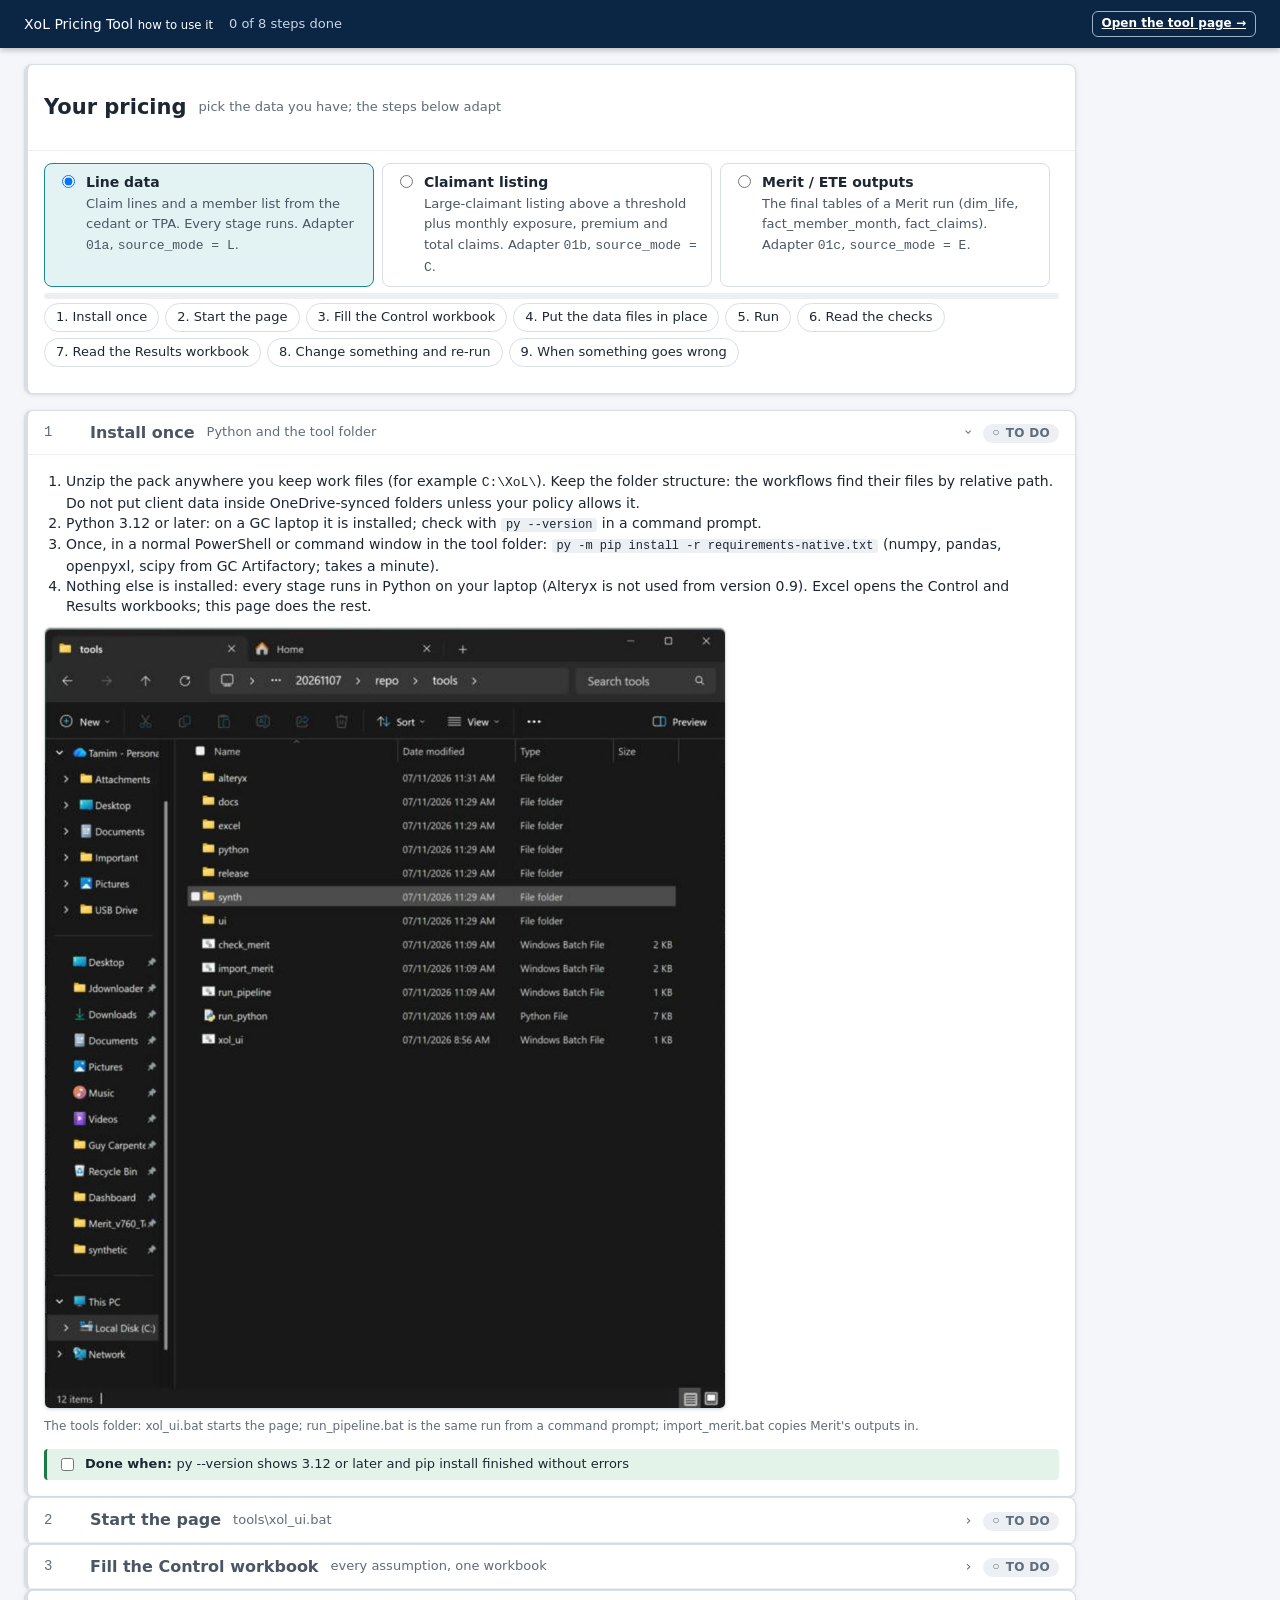
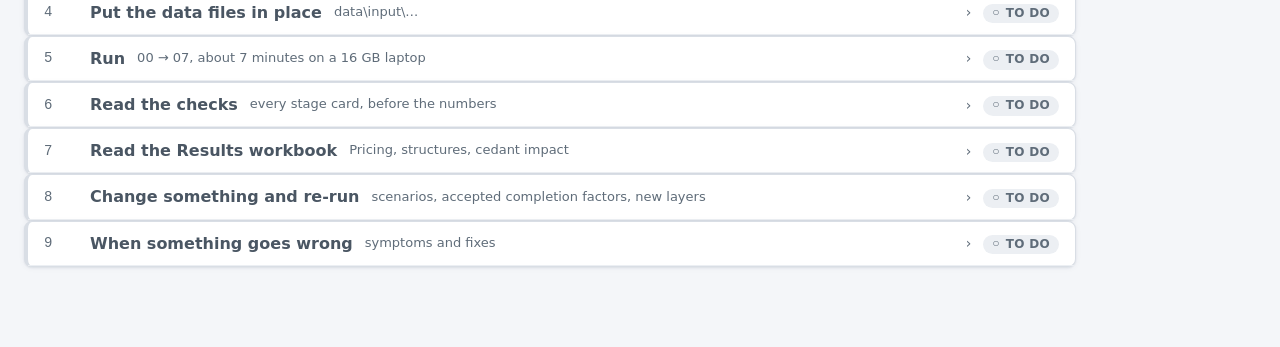
<file: ui/xol/guide.html>
<!DOCTYPE html>
<html lang="en">
<head>
<meta charset="utf-8">
<title>XoL Pricing Tool — how to use it</title>
<meta name="viewport" content="width=device-width, initial-scale=1">
<link rel="stylesheet" href="../kit/gc_tokens.css">
<link rel="stylesheet" href="../kit/gc_ui.css">
<script src="../kit/gc_ui.js"></script>
<style>
  .guide-main { max-width: 1100px; }
  .steps-nav { display: flex; gap: 6px; flex-wrap: wrap; margin: 4px 0 10px; }
  .steps-nav .step { display: inline-flex; align-items: center; gap: 6px; padding: 4px 11px; border-radius: 999px; border: 1px solid var(--line); background: var(--card); font-size: var(--fs-1); cursor: pointer; }
  .steps-nav .step.done { border-color: var(--ok); color: var(--ok); } .steps-nav .step.done::before { content: "✓"; font-weight: 700; }
  .steps-nav .step.current { background: var(--navy); color: var(--on-navy); border-color: var(--navy); }
  .progress { height: 6px; background: var(--line-2); border-radius: 3px; overflow: hidden; margin: 6px 0 2px; }
  .progress > div { height: 100%; background: var(--teal); transition: width .3s; }
  .mode-pick { display: flex; gap: 8px; flex-wrap: wrap; }
  .mode-pick label { border: 1px solid var(--line); border-radius: 8px; padding: 8px 12px; cursor: pointer; background: var(--card); display: flex; gap: 8px; align-items: flex-start; max-width: 330px; }
  .mode-pick label.on { border-color: var(--teal); background: var(--teal-soft); }
  .mode-pick label b { display: block; }
  .mode-pick label span { font-size: var(--fs-1); color: var(--ink-2); }
  figure { margin: 10px 0 14px; } figure img { max-width: 100%; border: 1px solid var(--line); border-radius: 6px; box-shadow: var(--shadow); }
  figure figcaption { font-size: var(--fs-0); color: var(--ink-3); margin-top: 4px; }
  .done-when { background: var(--ok-soft); border-left: 3px solid var(--ok); padding: 6px 10px; font-size: var(--fs-1); margin-top: 10px; border-radius: 4px; }
  .done-when label { display: flex; gap: 8px; align-items: center; cursor: pointer; }
  .only { display: none; } .mode-L .only-L, .mode-C .only-C, .mode-E .only-E { display: block; }
  .only-inline { display: none; } .mode-L .only-inline-L, .mode-C .only-inline-C, .mode-E .only-inline-E { display: inline; }
  .gc-card > .body { padding-bottom: 16px; } .gc-card h3 { font-size: var(--fs-2); margin: 12px 0 4px; color: var(--navy); }
  .gc-card p, .gc-card li { font-size: var(--fs-2); } .gc-card ol, .gc-card ul { margin: 4px 0 8px; padding-left: 22px; }
  kbd { font-family: var(--mono); background: var(--line-2); padding: 0 5px; border-radius: 3px; font-size: var(--fs-0); }
  .sev { font-weight: 700; } .sev.STOP { color: var(--stop); } .sev.FLAG { color: var(--flag); } .sev.INFO { color: var(--info); }
  .offline { display: none; } body.is-offline .offline { display: block; } body.is-offline .needs-server { display: none; }
</style>
</head>
<body>
<header class="gc-header">
  <span class="brand">XoL Pricing Tool <small>how to use it</small></span>
  <span class="meta"><span id="progress-text"></span></span>
  <span class="spacer"></span>
  <a class="btn sm needs-server" href="index.html" style="color:var(--on-navy);border-color:var(--on-navy-3);background:transparent">Open the tool page →</a>
</header>
<main class="gc-main guide-main">
  <div class="banner info offline">This guide is open as a file: the buttons that open folders and workbooks need the tool page running (double-click <code>tools\xol_ui.bat</code>). Everything else works.</div>
  <section class="gc-card always">
    <div class="head"><h2>Your pricing</h2><span class="sub">pick the data you have; the steps below adapt</span></div>
    <div class="body">
      <div class="mode-pick" id="modes">
        <label data-mode="L"><input type="radio" name="mode" value="L"><div><b>Line data</b><span>Claim lines and a member list from the cedant or TPA. Every stage runs. Adapter <code>01a</code>, <code>source_mode = L</code>.</span></div></label>
        <label data-mode="C"><input type="radio" name="mode" value="C"><div><b>Claimant listing</b><span>Large-claimant listing above a threshold plus monthly exposure, premium and total claims. Adapter <code>01b</code>, <code>source_mode = C</code>.</span></div></label>
        <label data-mode="E"><input type="radio" name="mode" value="E"><div><b>Merit / ETE outputs</b><span>The final tables of a Merit run (dim_life, fact_member_month, fact_claims). Adapter <code>01c</code>, <code>source_mode = E</code>.</span></div></label>
      </div>
      <div class="progress"><div id="bar" style="width:0"></div></div>
      <div class="steps-nav" id="nav"></div>
    </div>
  </section>
  <div id="steps"></div>
</main>
<script>
(function () {
  const { $, el, api } = GC;
  const API = location.protocol === "file:" ? "http://127.0.0.1:8765" : "";
  const prefs = JSON.parse(localStorage.getItem("xol_guide") || "{}");
  let mode = prefs.mode || "L", done = prefs.done || {};
  const save = () => localStorage.setItem("xol_guide", JSON.stringify({ mode, done }));
  // what → the kit's /api/open body (paths are the live book's; the page itself handles the synthetic book)
  const OPEN = { input_dir: { path: "data/input" }, control: { what: "workbook", id: "control_live" }, control_template: { path: "excel/templates/XoL_Control.xlsx" },
                 results: { path: "data/output/live/XoL_Results.xlsx" }, folder: { path: "data/output/live" } };
  async function open(what, extra) {
    try { await api(API + "/api/open", Object.assign({}, OPEN[what] || { path: what }, extra || {})); GC.toast("Opened"); }
    catch (e) { GC.toast("Start the tool page first (tools\\xol_ui.bat): " + e.message, 5000); }
  }
  const btn = (label, what, extra) => el("button", { class: "btn sm needs-server", onclick: () => open(what, extra) }, label);
  const fig = (src, cap) => el("figure", {}, el("img", { src: "img/" + src, alt: cap, loading: "lazy" }), el("figcaption", {}, cap));
  const html = (s) => el("div", { html: s });
  const sev = (s) => `<span class="sev ${s}">${s}</span>`;

  const STEPS = [
    { id: "install", title: "Install once", sub: "Python and the tool folder", body: () => el("div", {},
      html(`<ol>
        <li>Unzip the pack anywhere you keep work files (for example <code>C:\\XoL\\</code>). Keep the folder structure: the workflows find their files by relative path. Do not put client data inside OneDrive-synced folders unless your policy allows it.</li>
        <li>Python 3.12 or later: on a GC laptop it is installed; check with <kbd>py --version</kbd> in a command prompt.</li>
        <li>Once, in a normal PowerShell or command window in the tool folder: <kbd>py -m pip install -r requirements-native.txt</kbd> (numpy, pandas, openpyxl, scipy from GC Artifactory; takes a minute).</li>
        <li>Nothing else is installed: every stage runs in Python on your laptop (Alteryx is not used from version 0.9). Excel opens the Control and Results workbooks; this page does the rest.</li>
      </ol>`),
      fig("g01_tools_folder.png", "The tools folder: xol_ui.bat starts the page; run_pipeline.bat is the same run from a command prompt; import_merit.bat copies Merit's outputs in."),
      doneWhen("install", "py --version shows 3.12 or later and pip install finished without errors")) },
    { id: "start", title: "Start the page", sub: "tools\\xol_ui.bat", body: () => el("div", {},
      html(`<p>Double-click <code>tools\\xol_ui.bat</code>. A small command window opens and stays open (it is the server; closing it closes the page), and your browser opens <code>http://127.0.0.1:8765/</code>. Nothing leaves the laptop: the page only talks to that window.</p>
        <p>The page is one scroll, top to bottom: <b>Inputs</b> (Control workbook and data files), <b>Input guide</b>, <b>Run</b>, one card per <b>stage</b> 00 to 07, and the <b>Results workbook</b>. The header pill says where the last run stands.</p>`),
      fig("g02_page_top.png", "The page: header with the run status, Inputs card (Control workbook, data files, Params readiness), Input guide, Run card."),
      html(`<p>Set <b>Book</b> to <i>Live pricing</i> and <b>Data source</b> to the adapter of your data (<span class="only-inline only-inline-L">01a for line data</span><span class="only-inline only-inline-C">01b for a claimant listing</span><span class="only-inline only-inline-E">01c for Merit outputs</span>). The page remembers both.</p>`),
      doneWhen("start", "the page is open and shows Book: Live pricing")) },
    { id: "control", title: "Fill the Control workbook", sub: "every assumption, one workbook", body: () => el("div", {},
      html(`<p>The Control workbook is the only place assumptions are entered. Make it once per pricing:</p>
        <ol>
          <li>Copy <code>excel\\templates\\XoL_Control.xlsx</code> to <code>data\\input\\XoL_Control.xlsx</code> (the page shows "No Control workbook" with an <b>Open template</b> button until it exists).</li>
          <li>Open it from the page (<b>Open in Excel</b>). <b>Yellow</b> cells are required, <b>blue</b> cells optional (blank = the default the description names), grey cells are labels or written back by the tool. Row 3 above every column says <i>required</i> or <i>optional</i>.</li>
          <li>Hover a column header, or a Params value cell, for what to enter, the allowed options and an example. List inputs have a drop-down. The <b>Guide</b> sheet lists every input of every sheet; the page's <b>Input guide</b> card shows the same.</li>
          <li>Save and close. The page notices the save and shows a <b>Re-run</b> banner; the <b>Params in this workbook</b> table turns red on any required value still blank.</li>
        </ol>`),
      el("div", { class: "gc-row" }, btn("Open the template", "control_template"), btn("Open my Control workbook", "control"), btn("Open data\\input", "input_dir")),
      fig("g11_control_readme.png", "The README sheet: the colour legend and the list of sheets."),
      fig("g03_control_params.png", "Params sheet: yellow required, blue optional, row 3 markers; hovering a value cell shows REQUIRED / optional, the options and the description."),
      fig("g04_control_guide.png", "The Guide sheet: every sheet and column with required / optional, type, options, example."),
      html(`<h3>Sheets to fill for your data</h3>
        <ul>
          <li><b>Params</b>: cedant, currency, treaty start and quote year, <code>source_mode = <span class="only-inline only-inline-L">L</span><span class="only-inline only-inline-C">C</span><span class="only-inline only-inline-E">E</span></code>, basis (RA / LO, incurred / paid), EPI for the quote year, the years included, credibility and simulation settings (the defaults are a sensible start).</li>
          <li><b>FX</b>: one row per currency in the data, at the rate you price at. <b>Trend</b>: one row per year from the first experience year to the quote year.</li>
          <li><b>Completion</b>: your selected IBNR / unearned / unwritten factors by year and side; the tool writes its indicated factors next to them after stage 02 (reference only).</li>
          <li><b>Weights</b>: months complete per experience year (default weights follow). <b>Layers</b>: up to 4 options per cover (PP, EV, SL), <code>active = 1</code> to price. <b>Loadings</b>: reinsurer expense, brokerage, profit, tax, risk load per cover.</li>
          <li class="only only-L"><b>Limits</b>: annual benefit limit per plan for members whose <code>annual_limit</code> is blank; else <code>default_benefit_limit</code> in Params.</li>
          <li class="only only-E"><b>Limits</b>: benefit limit per Merit plan where no CAP binds; <code>ete_payer_filter</code> = the payer to price (several payers in one run are flagged A16); <code>premium_basis</code> GROSS or NET; <b>EvScenarios</b> for per-event cover (Merit has no event fields, so set <code>ev_freq_source = SCENARIOS</code>).</li>
          <li class="only only-C"><b>EvScenarios</b> if you price per-event cover: the listing has no event grouping unless it carries <code>event_id</code>.</li>
          <li><b>Expiring</b> (optional): the expiring structure and rate, for the comparison exhibit. <b>Scenarios</b> (optional): sensitivity overrides, see step 8.</li>
        </ul>
        <h3>The fitting cut-off and layers attaching below it</h3>
        <p>The stochastic model fits a severity distribution to claims above <code>fit_cutoff</code> (blank = the lowest attachment of your active per-person options, which is the safe default). If you raise the cut-off to get a cleaner tail fit, any layer whose attachment is below it has a band of claims — between the AP and the cut-off — that the fitted distribution does not cover. <code>below_cutoff</code> says what to do with that band:</p>
        <table class="gc"><thead><tr><th>below_cutoff</th><th>What happens</th><th>When to use</th></tr></thead><tbody>
          <tr><td><code>STOP</code> (default)</td><td>Stage 04 stops (S08) and names the layers; the page warns before you run.</td><td>You did not mean to price a layer below the cut-off.</td></tr>
          <tr><td><code>EMPIRICAL</code></td><td>The band is simulated from the data's own adjusted claims in that band, with their own frequency, spliced with the fitted tail above the cut-off (S10 shows the band's share of each layer).</td><td>You want a high cut-off for the tail fit and still price low layers.</td></tr>
          <tr><td><code>IGNORE</code></td><td>The band is left out; S09 flags each layer with the band's frequency and deterministic cost.</td><td>The band is priced or retained elsewhere and you want a pure tail view — justify it.</td></tr></tbody></table>
        <p>The page's Params table shows the exact situation for your workbook (which layers, which cut-off, which mode) before you run: red for STOP, amber for IGNORE, blue for EMPIRICAL.</p>
        <figure><img src="img/g13_cutoff_banner.png" alt="Cut-off banner" loading="lazy"><figcaption>The banner under Params in this workbook, here for EMPIRICAL with a 150,000 cut-off and two layers attaching below it.</figcaption></figure>
        <figure><img src="img/g14_s10_checks.png" alt="S10 checks on the stage 04 card" loading="lazy"><figcaption>After the run, the stage 04 card lists one S10 row per affected layer with the band's frequency and its share of the layer's loss.</figcaption></figure>`),
      doneWhen("control", "the page shows ALL REQUIRED FILLED next to Params in this workbook")) },
    { id: "data", title: "Put the data files in place", sub: "data\\input\\…", body: () => el("div", {},
      el("div", { class: "only only-L" },
        html(`<p>Folder <code>data\\input\\line\\</code>, three CSV files (templates with the exact headers in <code>data\\templates\\</code>: <code>line_members.csv</code>, <code>line_claims_lines.csv</code>, <code>run_meta.csv</code>):</p>
          <table class="gc"><thead><tr><th>File</th><th>One row per</th><th>Required columns</th><th>Optional</th></tr></thead><tbody>
          <tr><td><code>members.csv</code></td><td>member cover period</td><td>member_id, policy_id, scheme_id, policy_start, policy_end, cover_start, cover_end, currency, written_premium</td><td>plan, annual_limit, segment, site, dob, gender, relation</td></tr>
          <tr><td><code>claims_lines.csv</code></td><td>claim line</td><td>claim_line_id, claim_id, member_id, treatment_date, amount (payer share, signed), status, currency; reported_date for the reported basis; paid_date for the paid trigger</td><td>policy_id, admission_date, discharge_date, event_id, cause_code, icd_code, segment</td></tr>
          <tr><td><code>run_meta.csv</code></td><td>the extract</td><td>valuation_date, currency_basis</td><td>listing_threshold (0), data_source_note</td></tr></tbody></table>
          <p>Dates <code>yyyy-mm-dd</code>; amounts plain numbers; claims must match a member on <code>member_id</code> for at least 95% of lines (A03 stops otherwise); reversals share the <code>claim_id</code> and are netted.</p>`)),
      el("div", { class: "only only-C" },
        html(`<p>Folder <code>data\\input\\claimant\\</code>, four CSV files (templates in <code>data\\templates\\claimant_*.csv</code> and <code>run_meta.csv</code>):</p>
          <table class="gc"><thead><tr><th>File</th><th>One row per</th><th>Required columns</th><th>Optional</th></tr></thead><tbody>
          <tr><td><code>claimants.csv</code></td><td>member × accumulation period</td><td>member_id, period_start, period_end, paid_amount, os_amount, currency; cohort_month for RA</td><td>scheme_id, first_treatment_date, claim_count, annual_limit, event_id, site, segment</td></tr>
          <tr><td><code>exposure_monthly.csv</code></td><td>segment × month</td><td>month, lives_inforce, written_premium, earned_premium; lives_new for RA</td><td>segment</td></tr>
          <tr><td><code>claims_aggregate_monthly.csv</code></td><td>segment × incurred month, all claims</td><td>incurred_month, paid_amount, os_amount</td><td>segment, cohort_month, claim_count</td></tr>
          <tr><td><code>run_meta.csv</code></td><td>the extract</td><td>valuation_date, listing_threshold (amount above which the listing is complete; 0 = complete), currency_basis</td><td>data_source_note</td></tr></tbody></table>`)),
      el("div", { class: "only only-E" },
        html(`<p>Run Merit as usual. Then copy its four final tables into <code>data\\input\\ete\\</code> with <code>tools\\import_merit.bat "C:\\Merit_Client\\04_Outputs"</code> (it looks in <code>\\csv\\</code> first); Merit's own folder is not changed. Files: <code>dim_life.csv</code>, <code>fact_member_month.csv</code>, <code>fact_claims.csv</code>, <code>run_manifest_claims.csv</code>. Nothing is edited in them: limits, trend, completion and layers all come from the Control workbook.</p>
          <p>Claims treated after Merit's valuation date are excluded and flagged (A04); Merit's IBNR ultimates are not used (your completion factors apply); life-periods without cover that carry claims are flagged (A17).</p>`)),
      el("div", { class: "gc-row" }, btn("Open data\\input", "input_dir")),
      fig("g05_data_files.png", "The Inputs card lists the files the chosen adapter needs, with a tick or a cross and their last-saved time."),
      doneWhen("data", "every file in the Data files list has a tick")) },
    { id: "run", title: "Run", sub: "00 → 07, about 7 minutes on a 16 GB laptop", body: () => el("div", {},
      html(`<p>Leave <b>From stage</b> at 00 and <b>To stage</b> at 07 and press <b>▶ Run</b>. The log follows each workflow; the stage chips turn green (OK), amber (flags) or red (STOP) as each finishes; the header pill says <i>Running</i>. <b>Stop</b> ends the run. Stage 04 (the simulation) is the long one: about 5 minutes at 10,000 iterations.</p>
        <ul>
          <li>Partial runs: after changing only the Control workbook's loadings or layers, run from the stage that first reads them (the Input guide says which); the chips of stages not reached go grey, <i>earlier run</i>.</li>
          <li>The Results workbook must be <b>closed</b> in Excel when stage 07 runs.</li>
          <li>Memory: 10,000 iterations use about 9 GB. On a laptop with less free memory set <code>iterations</code> to 2,000–5,000 for working runs and 10,000 for the final one.</li>
        </ul>`),
      fig("g06_running.png", "A run in progress: live log, stage chips, the running stage card marked blue."),
      doneWhen("run", "the log ends with All workflows ran and the header pill is green or amber")) },
    { id: "checks", title: "Read the checks", sub: "every stage card, before the numbers", body: () => el("div", {},
      html(`<p>Each stage writes a checks table. The pill on its card counts them: ${sev("STOP")} the run stops at this stage (fix and re-run from 00); ${sev("FLAG")} the run continues but you must read and, if needed, justify (they go into the Results warnings sheet and the run log); ${sev("INFO")} for information. A card with a STOP or a flag opens by itself; the reconciliation table below the checks shows rows and amounts in and out of the stage.</p>`),
      fig("g07_stage_card.png", "A stage card with a flag: the check row is highlighted, the reconciliation and result tables follow, every table opens as CSV."),
      html(`<h3>Codes you will meet</h3>
        <table class="gc"><thead><tr><th>Code</th><th>Stage</th><th>Means</th><th>Do</th></tr></thead><tbody>
        <tr><td>P01–P04</td><td>00</td><td>A required parameter is blank, wrong type or not in the allowed list</td><td>Fix the Params sheet (the page's readiness table names it first)</td></tr>
        <tr><td>A03</td><td>01</td><td>Fewer than 95% of claims match a member</td><td>Check member_id in both files</td></tr>
        <tr class="only only-E"><td>A04</td><td>01c</td><td>Claims treated after Merit's valuation date excluded</td><td>Expected when the claims extract runs later; note the count</td></tr>
        <tr class="only only-E"><td>A16</td><td>01c</td><td>Several payers in the run</td><td>Set ete_payer_filter unless a pooled price is intended</td></tr>
        <tr><td>A18 / A19</td><td>01</td><td>How many lives take their benefit limit from the data / from the default</td><td>Information; check the default is what you mean</td></tr>
        <tr><td>B02</td><td>03</td><td>Credibility below 1 on a layer (fewer than full_cred_n claims)</td><td>The stochastic result carries the balance; read the Pricing sheet's blend</td></tr>
        <tr><td>F06</td><td>04a</td><td>A candidate distribution ended on a boundary</td><td>Not selected automatically; read the Severity sheet before overriding fit_selected</td></tr>
        <tr><td>S07</td><td>04</td><td>severity_source = PYTHON but 04a has not run since 03</td><td>Run from 04a</td></tr>
        <tr><td>S08</td><td>04</td><td>fit_cutoff is above a layer's attachment and below_cutoff = STOP</td><td>Lower fit_cutoff, or set below_cutoff (step 3)</td></tr>
        <tr><td>S09</td><td>04</td><td>below_cutoff = IGNORE: the band between AP and cut-off is left out (frequency and cost quoted)</td><td>Justify, or set EMPIRICAL</td></tr>
        <tr><td>S10</td><td>04</td><td>below_cutoff = EMPIRICAL: band simulated from the data (share of the layer quoted)</td><td>Information; read the share</td></tr>
        <tr><td>S11</td><td>04</td><td>EMPIRICAL but no claim in the data between AP and cut-off</td><td>Lower fit_cutoff</td></tr>
        <tr><td>V06</td><td>05</td><td>Few events in the layer</td><td>The per-event price leans on EvScenarios; review them</td></tr>
        <tr><td>X01–X04</td><td>00</td><td>A Scenarios row matched no rows or named an unknown column</td><td>Fix the Scenarios sheet</td></tr></tbody></table>`),
      doneWhen("checks", "every STOP is cleared and every flag has been read")) },
    { id: "results", title: "Read the Results workbook", sub: "Pricing, structures, cedant impact", body: () => el("div", {},
      html(`<p>Press <b>Open Results in Excel</b>. Excel recalculates on opening. Read in this order: <b>Severity</b> (which distribution was selected and why), <b>Pricing</b> (expected loss per option: burning cost, stochastic, credibility blend, loadings, indicative premium), <b>Reinsurance Structures</b> (C1), <b>Cedant Impact</b> (C2: recoveries against premium, retained volatility at the return periods), <b>Expiring</b>, <b>Scenarios</b>.</p>
        <p>The <b>Inputs</b> sheet (display currency and unit, reference lives, EPI, budget, return periods, loading overrides) can be changed without a re-run. The data sheets (<code>out_*</code>) are rewritten by stage 07 on every run, so press <b>Save a dated copy</b> before the next run to keep a version; the copy sits next to the original in <code>data\\output\\live\\</code>.</p>`),
      el("div", { class: "gc-row" }, btn("Open the Results workbook", "results"), btn("Open the output folder", "folder")),
      fig("g08_results_card.png", "The Results card after stage 07: open, dated copy, output folder."),
      fig("g09_results_pricing.png", "The Pricing sheet: deterministic, stochastic and blended expected loss per option, loadings, target premium."),
      fig("g12_results_c2.png", "Cedant Impact (C2): surplus or loss against the net claims budget at the return periods, with and without each structure."),
      doneWhen("results", "a dated copy of the Results workbook is saved under the placement's name")) },
    { id: "rerun", title: "Change something and re-run", sub: "scenarios, accepted completion factors, new layers", body: () => el("div", {},
      html(`<ul>
        <li><b>Accept the indicated completion factors</b>: after stage 02, copy the indicated factors you accept from the stage 02 card (<code>out_completion_indicated</code>) into the Completion sheet's <code>selected_factor</code>, save, re-run from 00.</li>
        <li><b>Sensitivities</b>: add rows to the Scenarios sheet (one numeric override each, e.g. trend +2pp: Trend / ALL / residual_pct / ADD / 0.02), set Params <code>scenario_id</code>, save, re-run from 00. The Results Scenarios sheet keeps every scenario's rows; set <code>scenario_id</code> back to blank for the best estimate.</li>
        <li><b>New layer options</b>: edit the Layers sheet (up to 4 per cover, <code>active = 1</code>), re-run from 03.</li>
        <li>Every save of the Control workbook shows the <b>Control workbook changed</b> banner with a Re-run button, so you cannot read results against a stale workbook by accident.</li>
      </ul>`),
      fig("g10_changed_banner.png", "The banner after saving the Control workbook: re-run from 00 to use it."),
      doneWhen("rerun", "the header shows the run that matches the saved workbook")) },
    { id: "trouble", title: "When something goes wrong", sub: "symptoms and fixes", body: () => el("div", {},
      html(`<table class="gc"><thead><tr><th>Symptom</th><th>Cause</th><th>Fix</th></tr></thead><tbody>
        <tr><td>The page does not open / "site can't be reached"</td><td>The server window was closed, or port 8765 is taken</td><td>Double-click <code>tools\\xol_ui.bat</code> again; or <code>tools\\xol_ui.bat 9000</code> and open that port</td></tr>
        <tr><td>"Python packages missing" in the log</td><td>pip install not done for this Python</td><td>Step 1 in a normal PowerShell window (not inside LenAI)</td></tr>
        <tr><td>Stage 00 stops with P04 on default_benefit_limit</td><td>A Control workbook made before 0.7</td><td>Add the row from the template (blank = no default limit)</td></tr>
        <tr><td>Stage 04 stops with a memory error</td><td>Too little free memory</td><td>Close other programs or lower <code>iterations</code></td></tr>
        <tr><td>Stage 07 "cannot access the file"</td><td>The Results workbook is open in Excel</td><td>Close it, run from 07</td></tr>
        <tr><td>"needs the stage files of a run of stage 00 by this tool"</td><td>The stage folder holds files of an old Alteryx run</td><td>Run from 00</td></tr>
        <tr><td>Exhibits show blanks</td><td>The run stopped before 07</td><td>Read the stage cards; the header pill says where</td></tr>
        <tr><td>Open in Excel does nothing</td><td>The file does not exist yet, or Excel is busy with a dialog</td><td>Check the path shown next to the button; close the Excel dialog</td></tr></tbody></table>
        <p>Developer references: <code>docs\\RUNNING.md</code>, <code>docs\\XOL_MECHANICS.md</code> (the calculations with a worked example), <code>docs\\methodology.md</code>, <code>docs\\data-contracts.md</code>. The illustrated manual <code>docs\\manual\\USER_MANUAL.html</code> covers every Control and Results sheet in detail.</p>`)) },
  ];

  function doneWhen(id, text) {
    const cb = el("input", { type: "checkbox", onchange: (e) => { done[id] = e.target.checked; save(); render(); } });
    cb.checked = !!done[id];
    return el("div", { class: "done-when" }, el("label", {}, cb, el("span", {}, el("b", {}, "Done when: "), text)));
  }
  function render() {
    document.body.classList.remove("mode-L", "mode-C", "mode-E"); document.body.classList.add("mode-" + mode);
    GC.$$("#modes label").forEach((l) => { l.classList.toggle("on", l.dataset.mode === mode); l.querySelector("input").checked = l.dataset.mode === mode; });
    const n = STEPS.filter((s) => done[s.id]).length, total = STEPS.filter((s) => s.id !== "trouble").length;
    $("#bar").style.width = (100 * n / total) + "%";
    $("#progress-text").textContent = `${n} of ${total} steps done`;
    $("#nav").replaceChildren(...STEPS.map((s, i) => el("span", { class: "step" + (done[s.id] ? " done" : ""), onclick: () => { const c = $("#step-" + s.id); c.classList.add("open"); c.scrollIntoView({ behavior: "smooth", block: "start" }); } }, `${i + 1}. ${s.title}`)));
    const host = $("#steps");
    if (!host.children.length) {
      STEPS.forEach((s, i) => {
        const c = GC.card({ id: "step-" + s.id, num: String(i + 1), title: s.title, sub: s.sub, open: i === 0 });
        c.setBody(s.body()); host.append(c);
      });
    }
    STEPS.forEach((s) => { const c = $("#step-" + s.id); if (c) c.setStatus(done[s.id] ? "ok" : "none", done[s.id] ? "done" : "to do"); });
  }
  GC.$$("#modes input").forEach((r) => r.addEventListener("change", (e) => { mode = e.target.value; save(); render(); }));
  if (location.protocol === "file:") document.body.classList.add("is-offline");
  render();
})();
</script>
</body>
</html>
</file>
<file: ui/kit/gc_tokens.css>
/* GC UI kit — design tokens (UI_STANDARD §8). Generated from gc_tokens.json by tools/build_tokens.py; edit the
   JSON, not this file. Light is the default; [data-theme="dark"] is the second set (D-UI3). Every text /
   background pair in gc_tokens.json contrast_pairs passes WCAG 2.2 AA (tests/test_kit.py). */
:root {
  --navy: #0b2545; --navy-2: #13315c; --teal: #1a8a8a; --teal-2: #0f6b6b; --teal-soft: #e3f2f2; --ink: #1d2733;
  --ink-2: #4a5663; --ink-3: #5f6c79; --line: #d9dee5; --line-2: #eceff3; --bg: #f4f6f9; --card: #ffffff;
  --card-2: #f8fafc; --on-navy: #ffffff; --on-navy-2: #c9d6e3; --on-navy-3: #9fb3c8; --ok: #1e7a44;
  --ok-soft: #e4f3ea; --flag: #8a5a0b; --flag-soft: #fbf0d9; --stop: #a8362b; --stop-soft: #f8e1de; --info: #526273;
  --info-soft: #eaeef2; --run: #1f5fbf; --run-soft: #e1ebfa; --focus: #1a8a8a; --sel: #d9f0f0; --input-mark: #b7791f;
  --input-soft: #fff7e0; --check-soft: #f1f3f5; --log-bg: #0f1b2d; --log-ink: #d8e1ea; --log-ok: #7bd88f;
  --log-bad: #ff8a80; --log-dim: #8fa0b3; --font: "Segoe UI", system-ui, -apple-system, Arial, sans-serif;
  --mono: Consolas, "Cascadia Mono", "Courier New", monospace; --radius: 8px; --radius-s: 6px;
  --shadow: 0 1px 2px rgba(11, 37, 69, .08), 0 1px 6px rgba(11, 37, 69, .05); --sp-1: 4px; --sp-2: 8px; --sp-3: 12px;
  --sp-4: 16px; --sp-5: 24px; --sp-6: 32px; --fs-0: 12px; --fs-1: 13px; --fs-2: 14px; --fs-3: 16px; --fs-4: 20px;
  --header-h: 48px; --nav-w: 248px; --status-h: 30px; --primary: #0f6b6b; --on-primary: #ffffff; --primary-2: #0b5555;
  color-scheme: light;
}
[data-theme="dark"] {
  --navy: #0b1a30; --navy-2: #10243f; --teal: #4cc2c2; --teal-2: #7fd6d6; --teal-soft: #163a3f; --ink: #e6edf5;
  --ink-2: #c3cedb; --ink-3: #9aa9bb; --line: #2b3a52; --line-2: #1f2b3e; --bg: #0f1826; --card: #172235;
  --card-2: #1c2940; --on-navy: #ffffff; --on-navy-2: #c9d6e3; --on-navy-3: #9fb3c8; --ok: #5ed39a;
  --ok-soft: #143426; --flag: #f0b84a; --flag-soft: #3a2c0e; --stop: #ff8f84; --stop-soft: #46201c; --info: #a9b8ca;
  --info-soft: #243247; --run: #7fb3ff; --run-soft: #1b2f4e; --focus: #4cc2c2; --sel: #1f3d44; --input-mark: #f0b84a;
  --input-soft: #2c2512; --check-soft: #1e2a3a; --log-bg: #0a1220; --log-ink: #d8e1ea; --log-ok: #7bd88f;
  --log-bad: #ff8a80; --log-dim: #8fa0b3; --shadow: 0 1px 2px rgba(0, 0, 0, .5), 0 1px 8px rgba(0, 0, 0, .35);
  --primary: #4cc2c2; --on-primary: #0b1a30; --primary-2: #7fd6d6;
  color-scheme: dark;
}
</file>
<file: ui/kit/gc_ui.css>
/* GC UI kit 1.0.0 — components (UI_STANDARD §3–§6, §11). Tokens come from gc_tokens.css; no literal colours here.
   A tool page adds nothing but a manifest and index.html. */
* { box-sizing: border-box; }
html, body { margin: 0; background: var(--bg); color: var(--ink); font: var(--fs-2)/1.45 var(--font); }
a { color: var(--teal-2); }
code, .mono { font-family: var(--mono); font-size: var(--fs-1); }
:focus-visible { outline: 2px solid var(--focus); outline-offset: 2px; border-radius: 3px; }
.sr-only { position: absolute; width: 1px; height: 1px; overflow: hidden; clip: rect(0 0 0 0); white-space: nowrap; }
.skip { position: absolute; left: -9999px; top: 6px; background: var(--card); color: var(--ink); padding: 6px 10px;
  border: 2px solid var(--focus); border-radius: var(--radius-s); z-index: 100; }
.skip:focus { left: 8px; }
@media (prefers-reduced-motion: reduce) { *, *::before, *::after { animation: none !important; transition: none !important; } }

/* ---- shell: header / nav / main / status */
.gc-header { background: var(--navy); color: var(--on-navy); height: var(--header-h); padding: 0 var(--sp-5); display: flex;
  align-items: center; gap: var(--sp-4); position: sticky; top: 0; z-index: 20; box-shadow: 0 2px 6px rgba(0,0,0,.25); }
.gc-header h1 { margin: 0; font-size: var(--fs-3); font-weight: 600; letter-spacing: .2px; white-space: nowrap; }
.gc-header h1 small { color: var(--on-navy-3); font-weight: 400; margin-left: var(--sp-2); font-size: var(--fs-0); }
.gc-header .meta { color: var(--on-navy-2); font-size: var(--fs-1); display: flex; gap: var(--sp-4); flex-wrap: nowrap;
  overflow: hidden; text-overflow: ellipsis; white-space: nowrap; min-width: 0; }
.gc-header .meta b { color: var(--on-navy); font-weight: 600; }
.gc-header .spacer { flex: 1; }
.gc-header .btn { background: transparent; color: var(--on-navy); border-color: var(--on-navy-3); }
.gc-header .btn:hover { background: var(--navy-2); color: var(--on-navy); border-color: var(--on-navy-2); }
.gc-header .search { display: inline-flex; align-items: center; gap: var(--sp-2); background: var(--navy-2); color: var(--on-navy-2);
  border: 1px solid var(--on-navy-3); border-radius: var(--radius-s); padding: 4px 10px; font-size: var(--fs-1); cursor: pointer; min-width: 220px; }
.gc-header .search kbd { font-family: var(--mono); font-size: var(--fs-0); border: 1px solid var(--on-navy-3); border-radius: 4px; padding: 0 5px; margin-left: auto; }
.gc-body { display: grid; grid-template-columns: var(--nav-w) minmax(0, 1fr); min-height: calc(100vh - var(--header-h) - var(--status-h)); }
.gc-nav { position: sticky; top: var(--header-h); align-self: start; height: calc(100vh - var(--header-h) - var(--status-h)); overflow: auto;
  background: var(--card); border-right: 1px solid var(--line); padding: var(--sp-3) 0 var(--sp-5); }
.gc-nav .grp { padding: var(--sp-3) var(--sp-4) var(--sp-1); font-size: var(--fs-0); text-transform: uppercase; letter-spacing: .4px; color: var(--ink-3); }
.gc-nav a { display: flex; align-items: center; gap: var(--sp-2); padding: 5px var(--sp-4) 5px var(--sp-5); color: var(--ink); text-decoration: none;
  font-size: var(--fs-1); border-left: 3px solid transparent; }
.gc-nav a .num { font-family: var(--mono); color: var(--ink-3); min-width: 26px; font-size: var(--fs-0); }
.gc-nav a .lbl { flex: 1; min-width: 0; overflow: hidden; text-overflow: ellipsis; white-space: nowrap; }
.gc-nav a:hover { background: var(--teal-soft); }
.gc-nav a.on { border-left-color: var(--teal); background: var(--card-2); font-weight: 600; }
.gc-nav a .pill { font-size: 10px; padding: 0 6px; }
.gc-main { padding: var(--sp-4) var(--sp-5) 80px; display: grid; gap: var(--sp-4); align-content: start; min-width: 0; }
.gc-main > section.sec { scroll-margin-top: calc(var(--header-h) + var(--sp-3)); display: grid; gap: var(--sp-3); }
.gc-main h2.sec-title { margin: var(--sp-3) 0 0; font-size: var(--fs-4); color: var(--navy); font-weight: 600; display: flex; align-items: baseline; gap: var(--sp-3); }
[data-theme="dark"] .gc-main h2.sec-title, [data-theme="dark"] .gc-card > .head h3 { color: var(--ink); }
.gc-main h2.sec-title .num { font-family: var(--mono); color: var(--ink-3); font-size: var(--fs-2); }
.gc-main h2.sec-title .sub { color: var(--ink-3); font-size: var(--fs-1); font-weight: 400; }
.gc-status { position: fixed; left: 0; right: 0; bottom: 0; height: var(--status-h); background: var(--card); border-top: 1px solid var(--line);
  display: flex; align-items: center; gap: var(--sp-4); padding: 0 var(--sp-5); font-size: var(--fs-0); color: var(--ink-3); z-index: 15; }
.gc-status b { color: var(--ink-2); font-weight: 600; }
.gc-status .spacer { flex: 1; }
.gc-row { display: flex; gap: var(--sp-2); align-items: center; flex-wrap: wrap; }
.gc-grid-2 { display: grid; grid-template-columns: 1fr 1fr; gap: var(--sp-4); }
.gc-grid-3 { display: grid; grid-template-columns: repeat(3, 1fr); gap: var(--sp-4); }
@media (max-width: 1100px) { .gc-grid-2, .gc-grid-3 { grid-template-columns: 1fr; } .gc-body { grid-template-columns: 1fr; } .gc-nav { display: none; } }

/* ---- cards (UI_STANDARD §4) */
.gc-card { min-width: 0; background: var(--card); border: 1px solid var(--line); border-radius: var(--radius); box-shadow: var(--shadow);
  border-left: 4px solid var(--line); scroll-margin-top: calc(var(--header-h) + var(--sp-3)); }
.gc-card > .head { display: flex; align-items: center; gap: var(--sp-3); padding: 10px var(--sp-4); border-bottom: 1px solid var(--line-2); min-height: 44px; }
.gc-card > .head button.toggle { all: unset; cursor: pointer; display: flex; align-items: center; gap: var(--sp-3); flex: 1; min-width: 0; }
.gc-card > .head button.toggle:focus-visible { outline: 2px solid var(--focus); outline-offset: 2px; border-radius: 3px; }
.gc-card > .head .num { font-family: var(--mono); color: var(--ink-3); min-width: 34px; }
.gc-card > .head h3 { margin: 0; font-size: var(--fs-3); font-weight: 600; color: var(--navy); }
.gc-card > .head .sub { color: var(--ink-3); font-size: var(--fs-1); }
.gc-card > .head .spacer { flex: 1; }
.gc-card > .head .chev { color: var(--ink-3); transition: transform .15s; display: inline-block; }
.gc-card.open > .head .chev { transform: rotate(90deg); }
.gc-card > .body { padding: var(--sp-3) var(--sp-4) var(--sp-4); display: none; }
.gc-card.open > .body, .gc-card.always > .body { display: block; }
.gc-card .note { color: var(--ink-2); font-size: var(--fs-1); margin: 0 0 10px; }
.gc-card .part { margin-top: var(--sp-3); }
.gc-card .part > .ttl { font-size: var(--fs-0); text-transform: uppercase; letter-spacing: .4px; color: var(--ink-3); margin-bottom: var(--sp-1); }
.gc-card.s-stop { border-left-color: var(--stop); } .gc-card.s-flag { border-left-color: var(--flag); } .gc-card.s-ok { border-left-color: var(--ok); }
.gc-card.s-running { border-left-color: var(--run); } .gc-card.s-info { border-left-color: var(--info); }
.gc-card.s-none, .gc-card.s-stale { border-left-color: var(--line); }
.gc-card.s-stale > .head h3, .gc-card.s-none > .head h3 { color: var(--ink-2); }

/* ---- status pills (UI_STANDARD §6: icon + text + colour, never colour alone) */
.pill { display: inline-flex; align-items: center; gap: 6px; padding: 1px 9px; border-radius: 999px; font-size: var(--fs-0);
  font-weight: 600; letter-spacing: .3px; text-transform: uppercase; white-space: nowrap; }
.pill .ic { font-family: var(--mono); font-weight: 700; }
.pill.ok { background: var(--ok-soft); color: var(--ok); } .pill.flag { background: var(--flag-soft); color: var(--flag); }
.pill.stop { background: var(--stop-soft); color: var(--stop); } .pill.info { background: var(--info-soft); color: var(--info); }
.pill.running { background: var(--run-soft); color: var(--run); } .pill.none, .pill.stale { background: var(--line-2); color: var(--ink-3); }
.pill.stale { background: repeating-linear-gradient(135deg, var(--line-2) 0 4px, var(--card) 4px 6px); }
.pill.running .ic { animation: gc-blink 1s infinite; }
@keyframes gc-blink { 50% { opacity: .25; } }
.gc-header .pill { font-size: var(--fs-1); padding: 3px 12px; }

/* ---- buttons, inputs (UI_STANDARD §7, §11: targets ≥ 24px) */
.btn { border: 1px solid var(--line); background: var(--card); color: var(--navy); padding: 6px 12px; border-radius: var(--radius-s); min-height: 28px;
  font: inherit; font-size: var(--fs-1); font-weight: 600; cursor: pointer; display: inline-flex; align-items: center; gap: 6px; }
[data-theme="dark"] .btn { color: var(--ink); }
.btn:hover { border-color: var(--teal); color: var(--teal-2); background: var(--teal-soft); }
.btn.primary { background: var(--primary); border-color: var(--primary); color: var(--on-primary); }
.btn.primary:hover { background: var(--primary-2); border-color: var(--primary-2); color: var(--on-primary); }
.btn.danger { color: var(--stop); } .btn.danger:hover { background: var(--stop-soft); border-color: var(--stop); }
.btn:disabled { opacity: .45; cursor: not-allowed; }
.btn.sm { padding: 3px 9px; font-size: var(--fs-0); min-height: 24px; }
.btn .spin { display: inline-block; width: 10px; height: 10px; border: 2px solid currentColor; border-right-color: transparent; border-radius: 50%; animation: gc-spin .8s linear infinite; }
@keyframes gc-spin { to { transform: rotate(360deg); } }
select, input[type=text], input[type=number], input[type=search], textarea { font: inherit; font-size: var(--fs-1); padding: 5px 8px; border: 1px solid var(--line);
  border-radius: var(--radius-s); background: var(--card); color: var(--ink); min-height: 28px; }
label.fld { display: inline-flex; flex-direction: column; gap: 3px; font-size: var(--fs-0); color: var(--ink-3); }
label.fld > span.lb { text-transform: uppercase; letter-spacing: .3px; }
label.fld.req > span.lb::after { content: " · required"; color: var(--input-mark); text-transform: none; }
label.fld.opt > span.lb::after { content: " · optional"; color: var(--ink-3); text-transform: none; }
label.fld .help { color: var(--ink-3); font-size: var(--fs-0); max-width: 360px; }
.field-err { color: var(--stop); font-size: var(--fs-0); }

/* ---- banners */
.banner { padding: 9px 14px; border-radius: var(--radius-s); font-size: var(--fs-1); display: flex; gap: var(--sp-3); align-items: flex-start; border: 1px solid transparent; }
.banner .ic { font-family: var(--mono); font-weight: 700; }
.banner.flag { background: var(--flag-soft); color: var(--flag); border-color: var(--flag); }
.banner.stop { background: var(--stop-soft); color: var(--stop); border-color: var(--stop); }
.banner.info { background: var(--run-soft); color: var(--run); border-color: var(--run); }
.banner.ok { background: var(--ok-soft); color: var(--ok); border-color: var(--ok); }
.banner .spacer { flex: 1; }
.banner a { color: inherit; }
.banner ul { margin: 4px 0 0; padding-left: 18px; }

/* ---- key-value and file lists */
.kv { display: grid; grid-template-columns: max-content 1fr; gap: 3px 14px; font-size: var(--fs-1); margin: 0; }
.kv dt { color: var(--ink-3); } .kv dd { margin: 0; }
.files { list-style: none; margin: 0; padding: 0; font-size: var(--fs-1); }
.files li { display: flex; gap: var(--sp-3); align-items: center; padding: 3px 0; border-bottom: 1px dashed var(--line-2); }
.files li .ok { color: var(--ok); font-weight: 700; } .files li .miss { color: var(--stop); font-weight: 700; }
.files li .path { font-family: var(--mono); font-size: var(--fs-0); color: var(--ink-2); flex: 1; min-width: 0; overflow: hidden; text-overflow: ellipsis; }
.files li .when { color: var(--ink-3); font-size: var(--fs-0); white-space: nowrap; }

/* ---- tables */
.tbl-wrap { overflow: auto; max-height: 380px; border: 1px solid var(--line-2); border-radius: var(--radius-s); margin-top: var(--sp-2); }
table.gc { border-collapse: collapse; width: 100%; font-size: var(--fs-1); }
table.gc th { position: sticky; top: 0; background: var(--navy-2); color: var(--on-navy); text-align: left; padding: 5px 8px;
  font-weight: 600; font-size: var(--fs-0); white-space: nowrap; cursor: pointer; user-select: none; }
table.gc th .sort { color: var(--on-navy-3); margin-left: 4px; }
table.gc td { padding: 4px 8px; border-bottom: 1px solid var(--line-2); white-space: nowrap; max-width: 420px; overflow: hidden; text-overflow: ellipsis; }
table.gc td.num { text-align: right; font-variant-numeric: tabular-nums; font-family: var(--mono); }
table.gc tr:hover td { background: var(--teal-soft); }
table.gc tr.sev-STOP td { background: var(--stop-soft); } table.gc tr.sev-FLAG td { background: var(--flag-soft); }
.tbl-head { display: flex; align-items: center; gap: var(--sp-3); margin-top: var(--sp-3); font-size: var(--fs-1); flex-wrap: wrap; }
.tbl-head b { color: var(--navy); } [data-theme="dark"] .tbl-head b { color: var(--ink); }
.tbl-head .n { color: var(--ink-3); font-size: var(--fs-0); }

/* ---- sheet editor (D-UI6) */
.editor .tabs { display: flex; gap: 4px; flex-wrap: wrap; border-bottom: 1px solid var(--line); padding-bottom: 6px; }
.editor .tabs button { all: unset; cursor: pointer; padding: 4px 10px; border-radius: var(--radius-s); font-size: var(--fs-1); color: var(--ink-2); border: 1px solid transparent; }
.editor .tabs button:focus-visible { outline: 2px solid var(--focus); }
.editor .tabs button.on { background: var(--teal-soft); color: var(--teal-2); border-color: var(--teal); font-weight: 600; }
.editor .tabs button .n { color: var(--ink-3); font-size: var(--fs-0); margin-left: 4px; }
.editor .tabs button.ro::after { content: " · read-only"; color: var(--ink-3); font-size: var(--fs-0); }
.editor .bar { display: flex; align-items: center; gap: var(--sp-2); margin-top: var(--sp-2); flex-wrap: wrap; }
.editor .bar .dirty { color: var(--input-mark); font-weight: 600; font-size: var(--fs-1); }
.editor table.gc td.cell { padding: 0; }
.editor table.gc td.cell input, .editor table.gc td.cell select { width: 100%; border: 0; border-radius: 0; background: transparent; min-height: 26px; padding: 3px 8px; font-size: var(--fs-1); }
.editor table.gc td.cell.input { background: var(--input-soft); }
.editor table.gc td.cell.optional { background: var(--run-soft); }
.editor table.gc tr.need td.cell.input input { outline: 2px solid var(--stop); outline-offset: -2px; }
.editor table.gc td.cell .rowq { display: inline-flex; width: 15px; height: 15px; border-radius: 50%; border: 1px solid var(--ink-3); color: var(--ink-3); font-size: 10px; align-items: center; justify-content: center; margin-left: 4px; cursor: help; background: transparent; padding: 0; vertical-align: 1px; } [data-theme="dark"] .editor table.gc td.cell.input { background: var(--input-soft); }
.editor table.gc td.cell.optional { background: var(--run-soft); }
.editor table.gc tr.need td.cell.input input { outline: 2px solid var(--stop); outline-offset: -2px; }
.editor table.gc td.cell .rowq { display: inline-flex; width: 15px; height: 15px; border-radius: 50%; border: 1px solid var(--ink-3); color: var(--ink-3); font-size: 10px; align-items: center; justify-content: center; margin-left: 4px; cursor: help; background: transparent; padding: 0; vertical-align: 1px; }
.editor table.gc td.cell.check { background: var(--check-soft); color: var(--ink-3); padding: 3px 8px; }
.editor table.gc td.cell.changed input, .editor table.gc td.cell.changed select { background: var(--sel); font-weight: 600; }
.editor table.gc th .kind { font-size: 10px; color: var(--on-navy-3); margin-left: 4px; text-transform: none; font-weight: 400; }
.editor table.gc th .q { display: inline-block; width: 15px; height: 15px; border-radius: 50%; border: 1px solid var(--on-navy-3); color: var(--on-navy-2);
  font-size: 10px; text-align: center; line-height: 13px; margin-left: 4px; cursor: help; }
.legend { display: flex; gap: var(--sp-4); font-size: var(--fs-0); color: var(--ink-3); flex-wrap: wrap; }
.legend .sw { display: inline-block; width: 11px; height: 11px; border: 1px solid var(--line); vertical-align: -1px; margin-right: 4px; }
.legend .sw.input { background: var(--input-soft); } .legend .sw.optional { background: var(--run-soft); } .legend .sw.check { background: var(--check-soft); } .legend .sw.changed { background: var(--sel); }

/* ---- log */
.log { background: var(--log-bg); color: var(--log-ink); font-family: var(--mono); font-size: var(--fs-0); padding: 10px 12px;
  border-radius: var(--radius-s); max-height: 280px; overflow: auto; white-space: pre-wrap; margin-top: var(--sp-2); }
.log .ok { color: var(--log-ok); } .log .bad { color: var(--log-bad); } .log .dim { color: var(--log-dim); }

/* ---- command / prompt cards */
.cmd { display: grid; grid-template-columns: 1fr auto; gap: var(--sp-2); align-items: center; background: var(--card-2); border: 1px solid var(--line-2);
  border-radius: var(--radius-s); padding: 6px 10px; }
.cmd code { white-space: pre-wrap; word-break: break-all; color: var(--ink-2); }
.prompt { white-space: pre-wrap; font-family: var(--mono); font-size: var(--fs-0); background: var(--card-2); border: 1px solid var(--line-2);
  border-radius: var(--radius-s); padding: 10px 12px; max-height: 260px; overflow: auto; color: var(--ink-2); }
.steps { margin: 0; padding-left: 20px; font-size: var(--fs-1); } .steps li { margin: 2px 0; }
.chips { display: flex; gap: 4px; flex-wrap: wrap; }
.chip { background: var(--line-2); border-radius: 4px; padding: 0 7px; font-family: var(--mono); font-size: var(--fs-0); color: var(--ink-2); }
.chip.on { background: var(--teal-soft); color: var(--teal-2); font-weight: 600; }

/* ---- stage timeline */
.timeline { display: flex; gap: 6px; flex-wrap: wrap; }
.timeline .step { display: inline-flex; align-items: center; gap: 6px; padding: 3px 10px; border-radius: 999px; border: 1px solid var(--line);
  font-size: var(--fs-0); background: var(--card); cursor: pointer; color: var(--ink); text-decoration: none; }
.timeline .step .ic { font-family: var(--mono); font-weight: 700; color: var(--ink-3); }
.timeline .step.ok .ic { color: var(--ok); } .timeline .step.flag .ic { color: var(--flag); } .timeline .step.stop .ic { color: var(--stop); }
.timeline .step.running .ic { color: var(--run); animation: gc-blink 1s infinite; }

/* ---- dialog, toast, search palette, help panel */
dialog.gc { border: 1px solid var(--line); border-radius: var(--radius); background: var(--card); color: var(--ink); padding: 0; max-width: 560px; width: min(560px, 92vw); box-shadow: 0 12px 40px rgba(0,0,0,.35); }
dialog.gc::backdrop { background: rgba(11, 37, 69, .45); }
dialog.gc .hd { padding: var(--sp-3) var(--sp-4); border-bottom: 1px solid var(--line-2); font-weight: 600; color: var(--navy); font-size: var(--fs-3); }
[data-theme="dark"] dialog.gc .hd { color: var(--ink); }
dialog.gc .bd { padding: var(--sp-4); font-size: var(--fs-1); color: var(--ink-2); display: grid; gap: var(--sp-3); }
dialog.gc .ft { padding: var(--sp-3) var(--sp-4); border-top: 1px solid var(--line-2); display: flex; gap: var(--sp-2); justify-content: flex-end; }
.toast { position: fixed; right: 20px; bottom: 44px; background: var(--navy); color: var(--on-navy); padding: 10px 16px; border-radius: var(--radius-s);
  font-size: var(--fs-1); box-shadow: 0 4px 16px rgba(0,0,0,.3); opacity: 0; transition: opacity .2s; pointer-events: none; z-index: 40; }
.toast.show { opacity: 1; }
.palette { position: fixed; inset: 0; background: rgba(11, 37, 69, .45); display: none; align-items: flex-start; justify-content: center; padding-top: 10vh; z-index: 50; }
.palette.open { display: flex; }
.palette .box { background: var(--card); border: 1px solid var(--line); border-radius: var(--radius); width: min(680px, 92vw); box-shadow: 0 12px 40px rgba(0,0,0,.35); }
.palette input { width: 100%; border: 0; border-bottom: 1px solid var(--line); border-radius: var(--radius) var(--radius) 0 0; padding: 12px 16px; font-size: var(--fs-3); background: transparent; color: var(--ink); }
.palette .res { max-height: 50vh; overflow: auto; padding: 6px 0; }
.palette .res .grp { padding: 6px 16px 2px; font-size: var(--fs-0); text-transform: uppercase; letter-spacing: .4px; color: var(--ink-3); }
.palette .res a { display: flex; gap: var(--sp-3); padding: 6px 16px; color: var(--ink); text-decoration: none; font-size: var(--fs-1); align-items: baseline; }
.palette .res a .k { color: var(--ink-3); font-size: var(--fs-0); margin-left: auto; white-space: nowrap; }
.palette .res a.on, .palette .res a:hover { background: var(--teal-soft); }
.panel { position: fixed; top: var(--header-h); right: 0; bottom: var(--status-h); width: min(420px, 92vw); background: var(--card); border-left: 1px solid var(--line);
  box-shadow: -4px 0 16px rgba(0,0,0,.15); transform: translateX(100%); transition: transform .15s; z-index: 30; display: flex; flex-direction: column; }
.panel.open { transform: none; }
.panel .hd { display: flex; align-items: center; gap: var(--sp-2); padding: var(--sp-3) var(--sp-4); border-bottom: 1px solid var(--line-2); font-weight: 600; color: var(--navy); }
[data-theme="dark"] .panel .hd { color: var(--ink); }
.panel .bd { padding: var(--sp-4); overflow: auto; font-size: var(--fs-1); color: var(--ink-2); }
.panel .bd h4 { margin: var(--sp-3) 0 4px; color: var(--navy); font-size: var(--fs-2); } [data-theme="dark"] .panel .bd h4 { color: var(--ink); }
.panel .bd dl { margin: 0; } .panel .bd dt { font-weight: 600; color: var(--ink); margin-top: var(--sp-3); } .panel .bd dd { margin: 2px 0 0; }
.term { border-bottom: 1px dotted var(--teal); cursor: help; color: inherit; text-decoration: none; }
.q-tip { display: inline-flex; width: 16px; height: 16px; border-radius: 50%; border: 1px solid var(--ink-3); color: var(--ink-3); font-size: 10px; align-items: center;
  justify-content: center; margin-left: 4px; cursor: help; vertical-align: 1px; background: transparent; padding: 0; }
.muted { color: var(--ink-3); } .small { font-size: var(--fs-0); }
.gloss-list { columns: 2; column-gap: var(--sp-5); font-size: var(--fs-1); } .gloss-list dt { font-weight: 600; break-after: avoid; margin-top: var(--sp-2); }
.gloss-list dd { margin: 0 0 4px; color: var(--ink-2); }
.index-list { columns: 3; column-gap: var(--sp-5); font-size: var(--fs-1); list-style: none; padding: 0; margin: 0; } .index-list li { padding: 1px 0; }
.index-list li .k { color: var(--ink-3); font-size: var(--fs-0); margin-left: 4px; }
.tile { display: grid; gap: 6px; } .tile .nm { font-weight: 600; } .tile .pth { font-family: var(--mono); font-size: var(--fs-0); color: var(--ink-3); word-break: break-all; }
.checklist { list-style: none; margin: 0; padding: 0; } .checklist li { display: flex; gap: var(--sp-2); align-items: baseline; padding: 3px 0; font-size: var(--fs-1); }
.checklist li .ic { font-family: var(--mono); font-weight: 700; min-width: 14px; } .checklist li.ok .ic { color: var(--ok); } .checklist li.todo .ic { color: var(--ink-3); } .checklist li.bad .ic { color: var(--stop); }
.offline { background: var(--flag-soft); color: var(--flag); padding: 8px 24px; font-size: var(--fs-1); border-bottom: 1px solid var(--flag); }
.offline a { color: inherit; }
</file>
